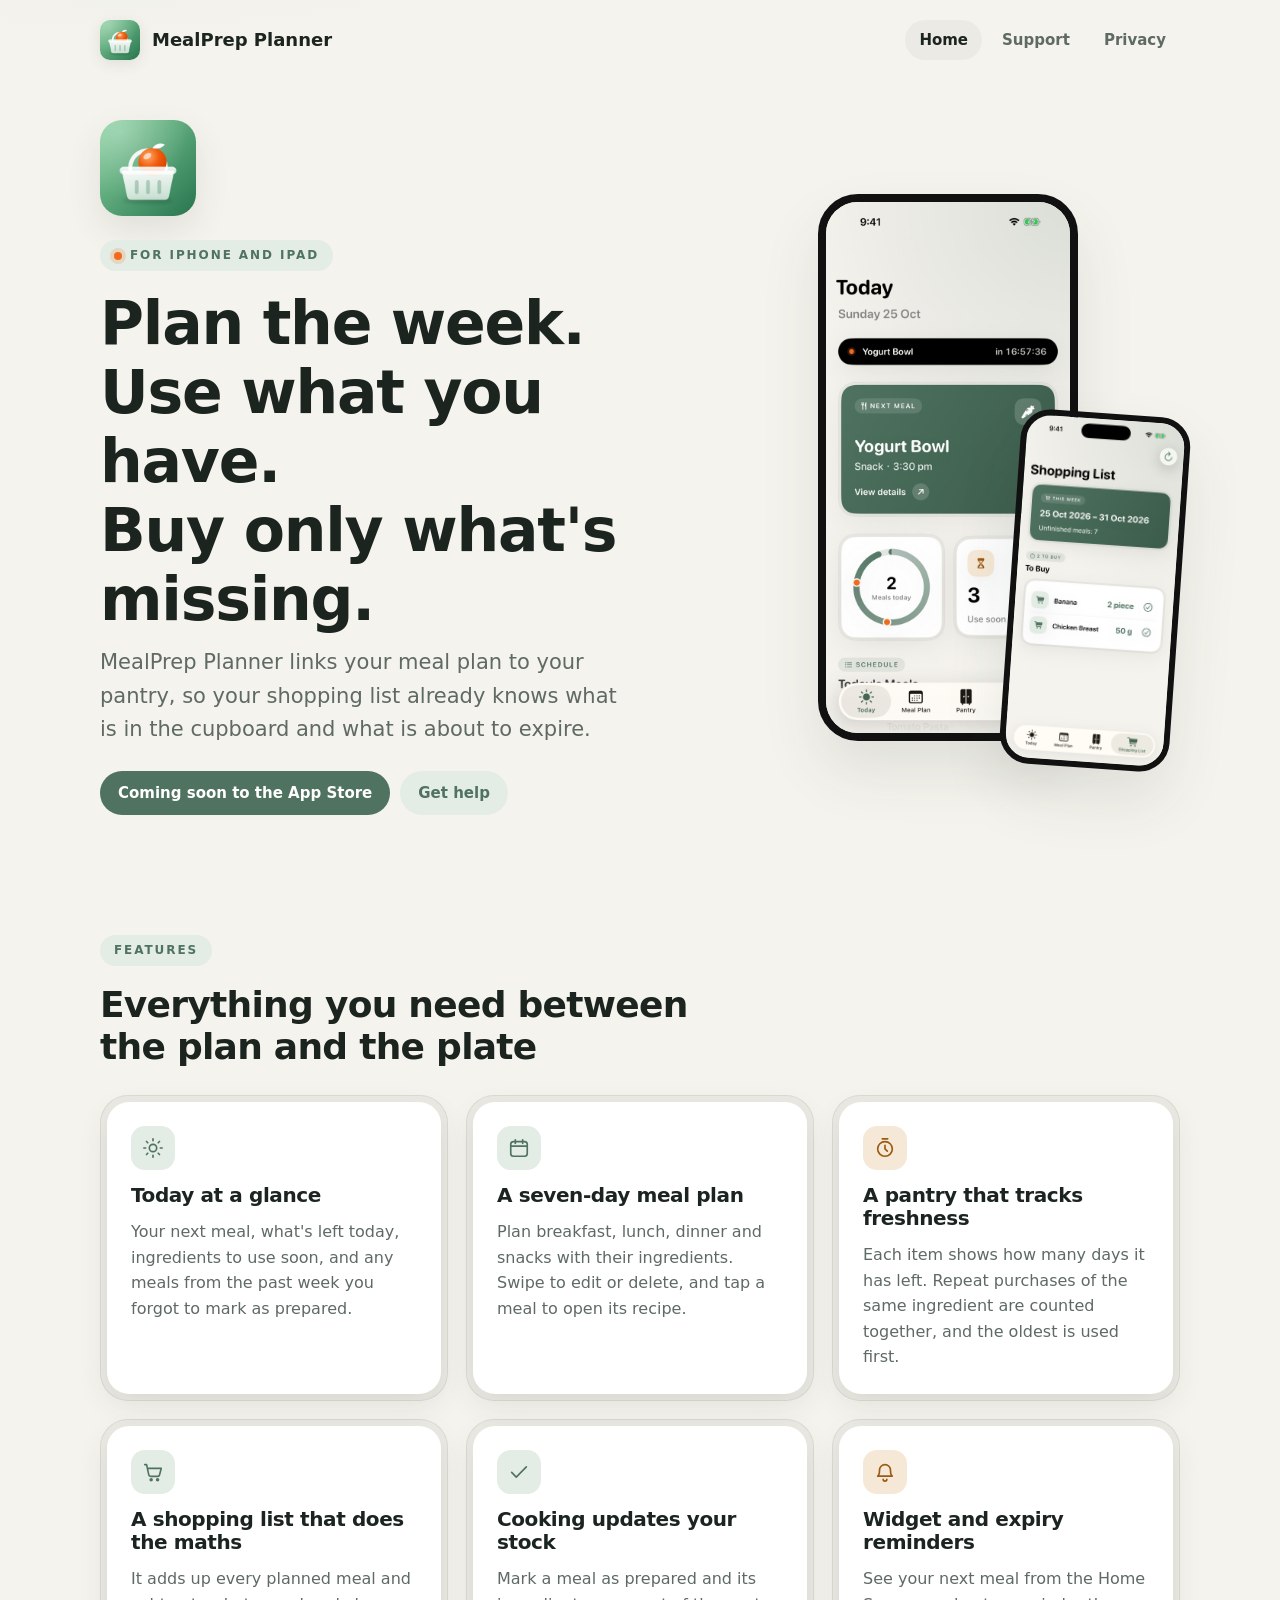
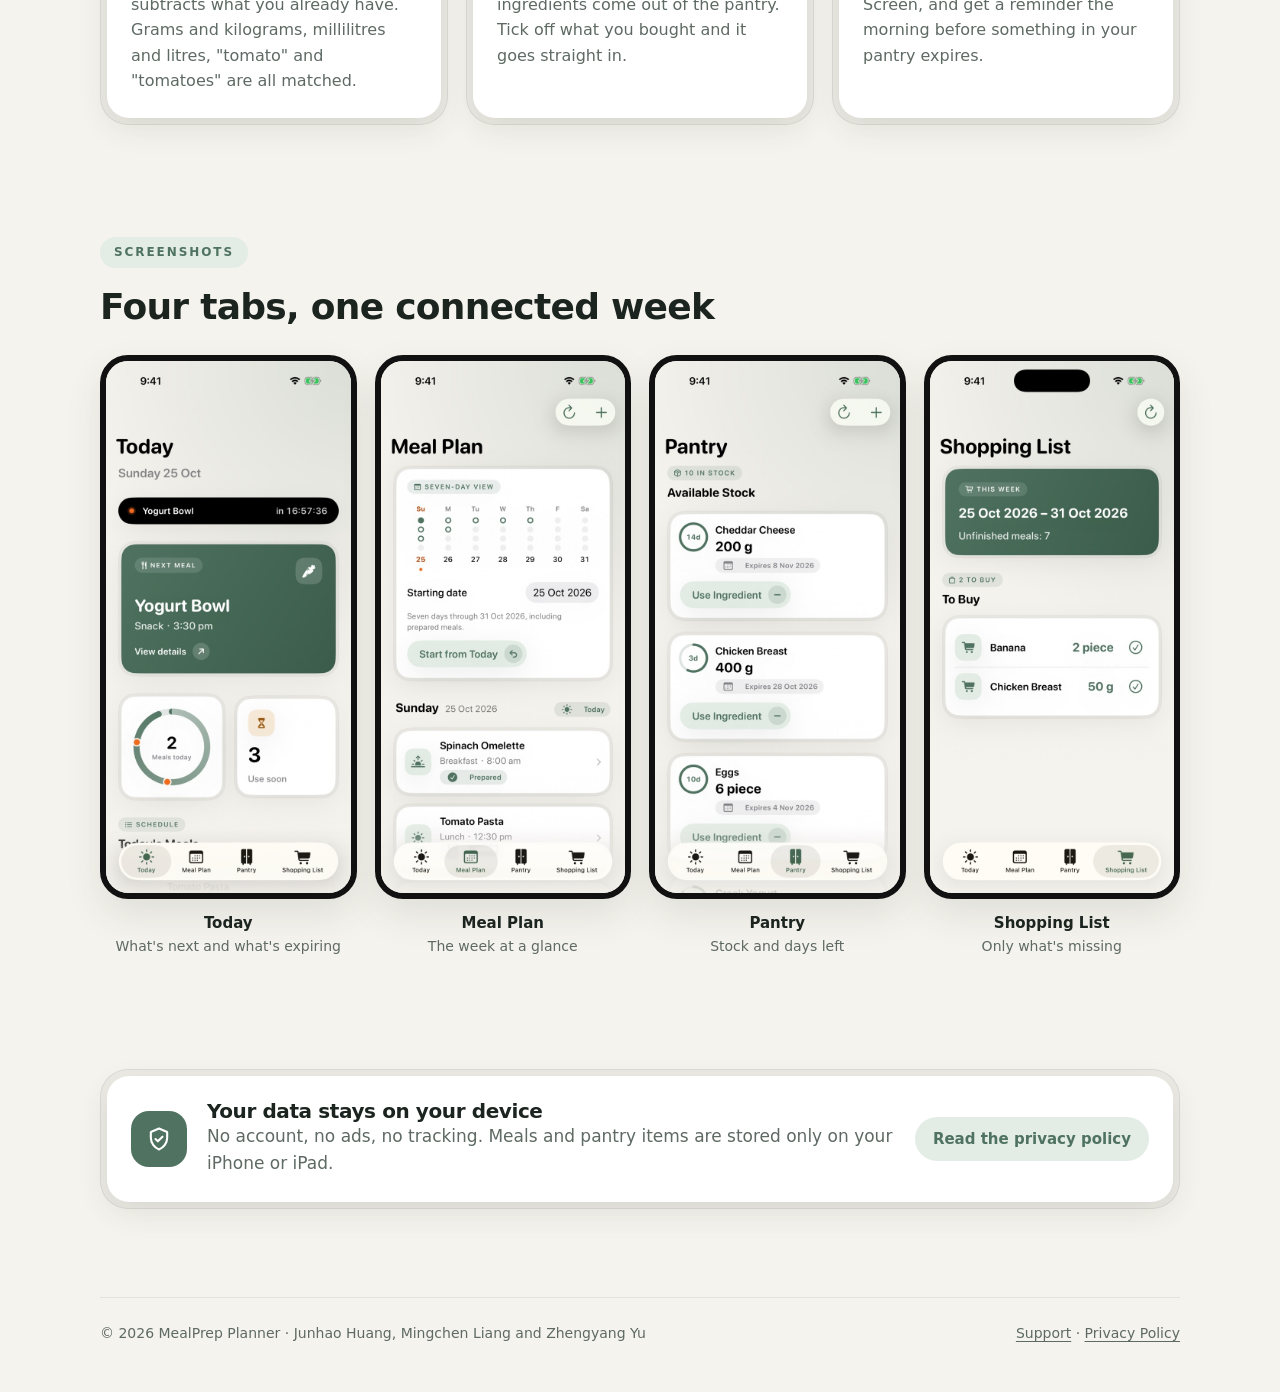
<file: index.html>
<!doctype html>
<html lang="en">
<head>
  <meta charset="utf-8">
  <meta name="viewport" content="width=device-width, initial-scale=1">
  <title>MealPrep Planner</title>
  <meta name="description" content="Plan your week of meals, keep track of what is in your pantry, and buy only what is missing. Everything stays on your iPhone.">
  <link rel="icon" type="image/png" href="assets/favicon.png">
  <link rel="apple-touch-icon" href="assets/apple-touch-icon.png">
  <link rel="stylesheet" href="assets/site.css">
</head>
<body>
  <header class="site-header">
    <div class="wrap">
      <a class="brand" href="./"><img src="assets/icon.png" alt="">MealPrep Planner</a>
      <nav class="nav" aria-label="Site">
        <a href="./" aria-current="page">Home</a>
        <a href="support/">Support</a>
        <a href="privacy/">Privacy</a>
      </nav>
    </div>
  </header>

  <main>
    <div class="wrap hero">
      <div class="reveal">
        <img class="hero-icon" src="assets/icon.png" alt="MealPrep Planner app icon">
        <span class="eyebrow"><span class="dot"></span>For iPhone and iPad</span>
        <h1>Plan the week.<br>Use what you have.<br>Buy only what's missing.</h1>
        <p class="lead">MealPrep Planner links your meal plan to your pantry, so your shopping list already knows what is in the cupboard and what is about to expire.</p>
        <div class="badges">
          <span class="pill primary">Coming soon to the App Store</span>
          <a class="pill soft" href="support/">Get help</a>
        </div>
      </div>
      <div class="hero-shots reveal">
        <img class="phone" src="assets/screen-today.jpg" alt="Today screen showing the next meal, a 24-hour ring of today's meals and ingredients to use soon" width="640" height="1391">
        <img class="phone" src="assets/screen-shopping.jpg" alt="Shopping list showing only the ingredients the pantry cannot cover" width="640" height="1391">
      </div>
    </div>

    <section>
      <div class="wrap">
        <div class="section-head">
          <span class="eyebrow">Features</span>
          <h2>Everything you need between the plan and the plate</h2>
        </div>
        <div class="features">
          <article class="card feature"><div class="plate">
            <div class="icon"><svg viewBox="0 0 24 24" fill="none" stroke="currentColor" stroke-width="1.8" stroke-linecap="round"><circle cx="12" cy="12" r="4"/><path d="M12 2v2M12 20v2M4.9 4.9l1.4 1.4M17.7 17.7l1.4 1.4M2 12h2M20 12h2M4.9 19.1l1.4-1.4M17.7 6.3l1.4-1.4"/></svg></div>
            <h3>Today at a glance</h3>
            <p>Your next meal, what's left today, ingredients to use soon, and any meals from the past week you forgot to mark as prepared.</p>
          </div></article>
          <article class="card feature"><div class="plate">
            <div class="icon"><svg viewBox="0 0 24 24" fill="none" stroke="currentColor" stroke-width="1.8" stroke-linecap="round"><rect x="3" y="5" width="18" height="16" rx="3"/><path d="M3 10h18M8 3v4M16 3v4"/></svg></div>
            <h3>A seven-day meal plan</h3>
            <p>Plan breakfast, lunch, dinner and snacks with their ingredients. Swipe to edit or delete, and tap a meal to open its recipe.</p>
          </div></article>
          <article class="card feature accent"><div class="plate">
            <div class="icon"><svg viewBox="0 0 24 24" fill="none" stroke="currentColor" stroke-width="1.8" stroke-linecap="round"><circle cx="12" cy="13" r="8"/><path d="M12 9v4l2.5 2.5M9 2h6"/></svg></div>
            <h3>A pantry that tracks freshness</h3>
            <p>Each item shows how many days it has left. Repeat purchases of the same ingredient are counted together, and the oldest is used first.</p>
          </div></article>
          <article class="card feature"><div class="plate">
            <div class="icon"><svg viewBox="0 0 24 24" fill="none" stroke="currentColor" stroke-width="1.8" stroke-linecap="round" stroke-linejoin="round"><path d="M3 4h2l2.4 11.2a2 2 0 0 0 2 1.6h7.7a2 2 0 0 0 2-1.5L21 8H6"/><circle cx="10" cy="20.5" r="1"/><circle cx="17" cy="20.5" r="1"/></svg></div>
            <h3>A shopping list that does the maths</h3>
            <p>It adds up every planned meal and subtracts what you already have. Grams and kilograms, millilitres and litres, "tomato" and "tomatoes" are all matched.</p>
          </div></article>
          <article class="card feature"><div class="plate">
            <div class="icon"><svg viewBox="0 0 24 24" fill="none" stroke="currentColor" stroke-width="1.8" stroke-linecap="round" stroke-linejoin="round"><path d="M4 12.5l5 5L20 6.5"/></svg></div>
            <h3>Cooking updates your stock</h3>
            <p>Mark a meal as prepared and its ingredients come out of the pantry. Tick off what you bought and it goes straight in.</p>
          </div></article>
          <article class="card feature accent"><div class="plate">
            <div class="icon"><svg viewBox="0 0 24 24" fill="none" stroke="currentColor" stroke-width="1.8" stroke-linecap="round" stroke-linejoin="round"><path d="M6 10a6 6 0 1 1 12 0c0 5 2 6.5 2 6.5H4S6 15 6 10z"/><path d="M10 20a2 2 0 0 0 4 0"/></svg></div>
            <h3>Widget and expiry reminders</h3>
            <p>See your next meal from the Home Screen, and get a reminder the morning before something in your pantry expires.</p>
          </div></article>
        </div>
      </div>
    </section>

    <section>
      <div class="wrap">
        <div class="section-head">
          <span class="eyebrow">Screenshots</span>
          <h2>Four tabs, one connected week</h2>
        </div>
        <div class="gallery">
          <figure><img src="assets/screen-today.jpg" alt="Today screen" loading="lazy" width="640" height="1391"><figcaption>Today<span>What's next and what's expiring</span></figcaption></figure>
          <figure><img src="assets/screen-plan.jpg" alt="Meal Plan screen with a seven-day dot view" loading="lazy" width="640" height="1391"><figcaption>Meal Plan<span>The week at a glance</span></figcaption></figure>
          <figure><img src="assets/screen-pantry.jpg" alt="Pantry screen with freshness rings" loading="lazy" width="640" height="1391"><figcaption>Pantry<span>Stock and days left</span></figcaption></figure>
          <figure><img src="assets/screen-shopping.jpg" alt="Shopping List screen" loading="lazy" width="640" height="1391"><figcaption>Shopping List<span>Only what's missing</span></figcaption></figure>
        </div>
      </div>
    </section>

    <section>
      <div class="wrap">
        <div class="card privacy-band"><div class="plate">
          <div class="icon"><svg viewBox="0 0 24 24" fill="none" stroke="currentColor" stroke-width="1.8" stroke-linecap="round" stroke-linejoin="round"><path d="M12 3l7 3v5c0 4.5-3 8.5-7 10-4-1.5-7-5.5-7-10V6l7-3z"/><path d="M9 12l2 2 4-4"/></svg></div>
          <div>
            <h3>Your data stays on your device</h3>
            <p class="muted">No account, no ads, no tracking. Meals and pantry items are stored only on your iPhone or iPad.</p>
          </div>
          <a class="pill soft" href="privacy/">Read the privacy policy</a>
        </div></div>
      </div>
    </section>
  </main>

  <footer class="site-footer">
    <div class="wrap">
      <span>© 2026 MealPrep Planner · Junhao Huang, Mingchen Liang and Zhengyang Yu</span>
      <span><a href="support/">Support</a> · <a href="privacy/">Privacy Policy</a></span>
    </div>
  </footer>
</body>
</html>
</file>
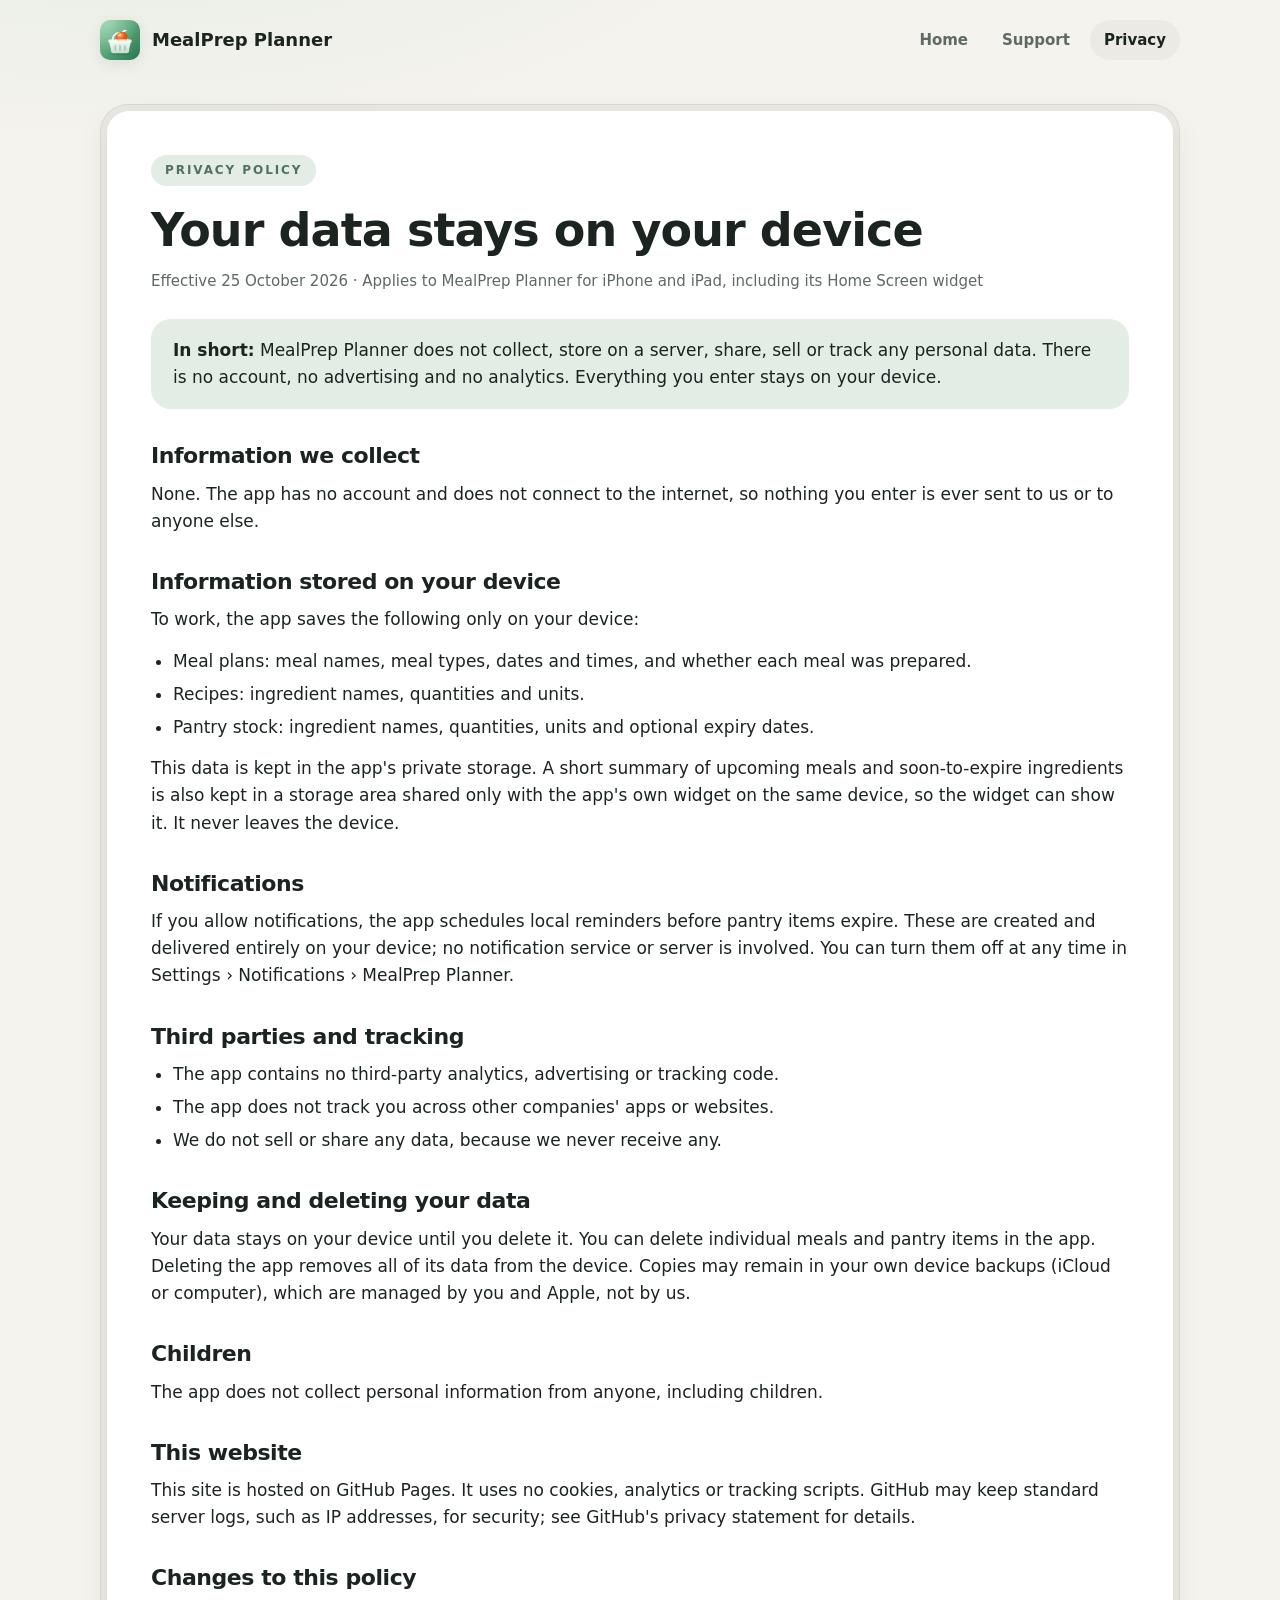
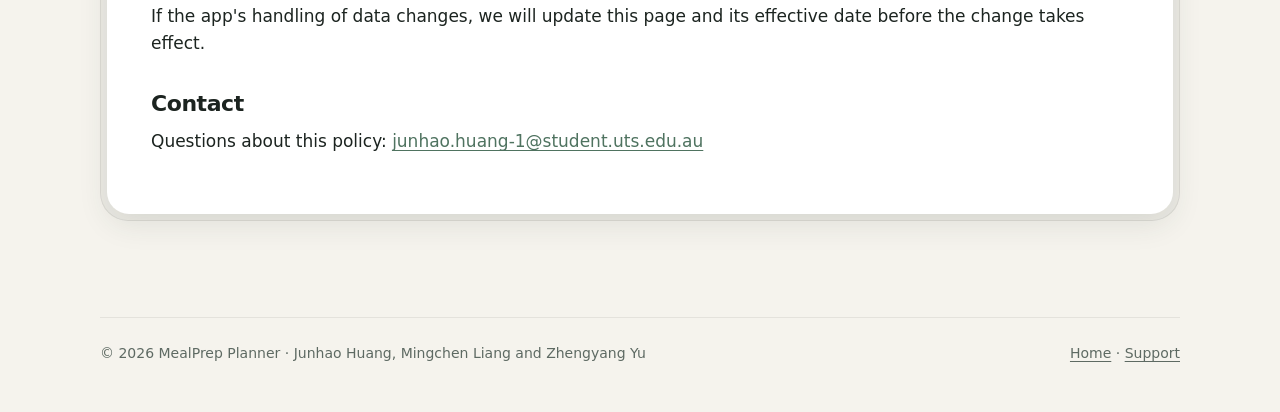
<file: privacy/index.html>
<!doctype html>
<html lang="en">
<head>
  <meta charset="utf-8">
  <meta name="viewport" content="width=device-width, initial-scale=1">
  <title>MealPrep Planner Privacy Policy</title>
  <meta name="description" content="MealPrep Planner does not collect, share or track any personal data. Everything stays on your device.">
  <link rel="icon" type="image/png" href="../assets/favicon.png">
  <link rel="apple-touch-icon" href="../assets/apple-touch-icon.png">
  <link rel="stylesheet" href="../assets/site.css">
</head>
<body>
  <header class="site-header">
    <div class="wrap">
      <a class="brand" href="../"><img src="../assets/icon.png" alt="">MealPrep Planner</a>
      <nav class="nav" aria-label="Site">
        <a href="../">Home</a>
        <a href="../support/">Support</a>
        <a href="./" aria-current="page">Privacy</a>
      </nav>
    </div>
  </header>

  <main class="wrap doc">
    <div class="card"><div class="plate">
      <span class="eyebrow">Privacy Policy</span>
      <h1>Your data stays on your device</h1>
      <p class="meta">Effective 25 October 2026 · Applies to MealPrep Planner for iPhone and iPad, including its Home Screen widget</p>

      <div class="summary">
        <p><strong>In short:</strong> MealPrep Planner does not collect, store on a server, share, sell or track any personal data. There is no account, no advertising and no analytics. Everything you enter stays on your device.</p>
      </div>

      <h2>Information we collect</h2>
      <p>None. The app has no account and does not connect to the internet, so nothing you enter is ever sent to us or to anyone else.</p>

      <h2>Information stored on your device</h2>
      <p>To work, the app saves the following only on your device:</p>
      <ul>
        <li>Meal plans: meal names, meal types, dates and times, and whether each meal was prepared.</li>
        <li>Recipes: ingredient names, quantities and units.</li>
        <li>Pantry stock: ingredient names, quantities, units and optional expiry dates.</li>
      </ul>
      <p>This data is kept in the app's private storage. A short summary of upcoming meals and soon-to-expire ingredients is also kept in a storage area shared only with the app's own widget on the same device, so the widget can show it. It never leaves the device.</p>

      <h2>Notifications</h2>
      <p>If you allow notifications, the app schedules local reminders before pantry items expire. These are created and delivered entirely on your device; no notification service or server is involved. You can turn them off at any time in Settings › Notifications › MealPrep Planner.</p>

      <h2>Third parties and tracking</h2>
      <ul>
        <li>The app contains no third-party analytics, advertising or tracking code.</li>
        <li>The app does not track you across other companies' apps or websites.</li>
        <li>We do not sell or share any data, because we never receive any.</li>
      </ul>

      <h2>Keeping and deleting your data</h2>
      <p>Your data stays on your device until you delete it. You can delete individual meals and pantry items in the app. Deleting the app removes all of its data from the device. Copies may remain in your own device backups (iCloud or computer), which are managed by you and Apple, not by us.</p>

      <h2>Children</h2>
      <p>The app does not collect personal information from anyone, including children.</p>

      <h2>This website</h2>
      <p>This site is hosted on GitHub Pages. It uses no cookies, analytics or tracking scripts. GitHub may keep standard server logs, such as IP addresses, for security; see GitHub's privacy statement for details.</p>

      <h2>Changes to this policy</h2>
      <p>If the app's handling of data changes, we will update this page and its effective date before the change takes effect.</p>

      <h2>Contact</h2>
      <p>Questions about this policy: <a href="mailto:junhao.huang-1@student.uts.edu.au?subject=MealPrep%20Planner%20privacy">junhao.huang-1@student.uts.edu.au</a></p>
    </div></div>
  </main>

  <footer class="site-footer">
    <div class="wrap">
      <span>© 2026 MealPrep Planner · Junhao Huang, Mingchen Liang and Zhengyang Yu</span>
      <span><a href="../">Home</a> · <a href="../support/">Support</a></span>
    </div>
  </footer>
</body>
</html>
</file>
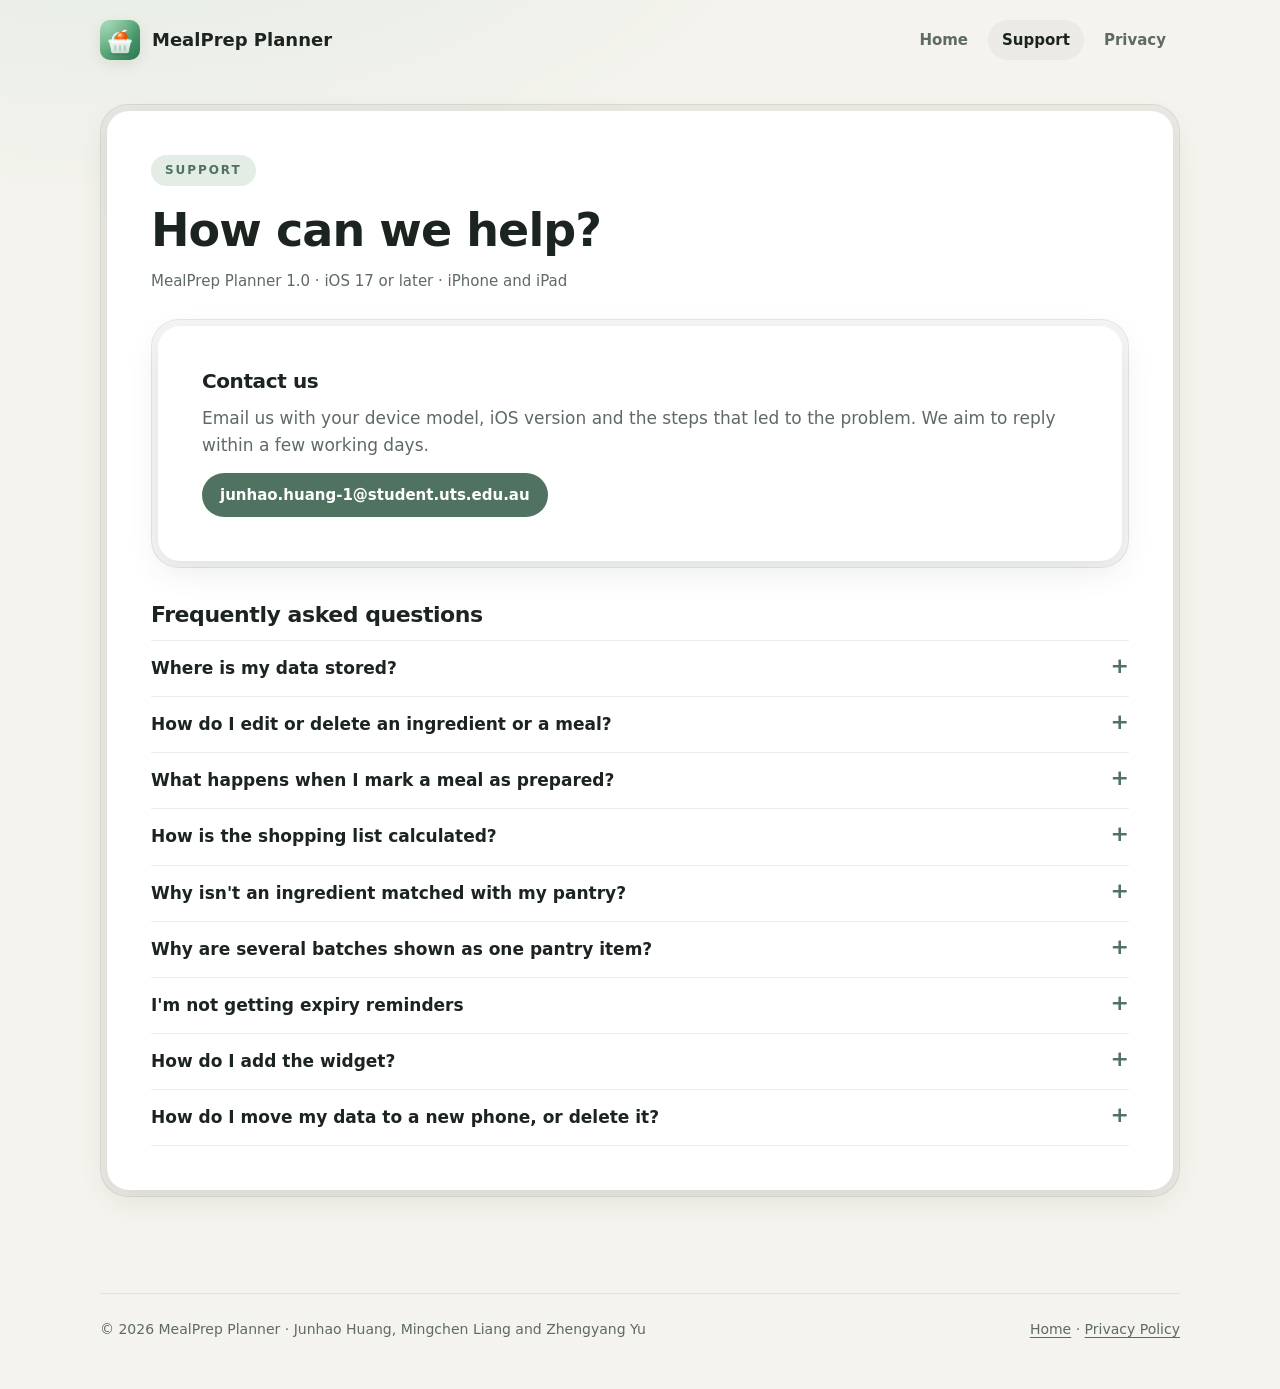
<file: support/index.html>
<!doctype html>
<html lang="en">
<head>
  <meta charset="utf-8">
  <meta name="viewport" content="width=device-width, initial-scale=1">
  <title>MealPrep Planner Support</title>
  <meta name="description" content="Help and answers for MealPrep Planner, and how to contact us.">
  <link rel="icon" type="image/png" href="../assets/favicon.png">
  <link rel="apple-touch-icon" href="../assets/apple-touch-icon.png">
  <link rel="stylesheet" href="../assets/site.css">
</head>
<body>
  <header class="site-header">
    <div class="wrap">
      <a class="brand" href="../"><img src="../assets/icon.png" alt="">MealPrep Planner</a>
      <nav class="nav" aria-label="Site">
        <a href="../">Home</a>
        <a href="./" aria-current="page">Support</a>
        <a href="../privacy/">Privacy</a>
      </nav>
    </div>
  </header>

  <main class="wrap doc">
    <div class="card"><div class="plate">
      <span class="eyebrow">Support</span>
      <h1>How can we help?</h1>
      <p class="meta">MealPrep Planner 1.0 · iOS 17 or later · iPhone and iPad</p>

      <div class="card"><div class="plate contact">
        <div>
          <h3>Contact us</h3>
          <p class="muted">Email us with your device model, iOS version and the steps that led to the problem. We aim to reply within a few working days.</p>
        </div>
        <a class="pill primary" href="mailto:junhao.huang-1@student.uts.edu.au?subject=MealPrep%20Planner%20support">junhao.huang-1@student.uts.edu.au</a>
      </div></div>

      <h2>Frequently asked questions</h2>

      <details>
        <summary>Where is my data stored?</summary>
        <p>Only on your device, inside the app's private storage. MealPrep Planner has no account and no server, and it does not sync between devices. Your data is included in your normal iCloud or computer backup of the device.</p>
      </details>

      <details>
        <summary>How do I edit or delete an ingredient or a meal?</summary>
        <ul>
          <li>Swipe a pantry item or a planned meal to the right to edit it.</li>
          <li>Swipe it to the left to delete it. You will be asked to confirm first.</li>
          <li>You can also delete a meal from its details screen.</li>
        </ul>
        <p>Meals already marked as prepared can't be edited until you mark them as not prepared.</p>
      </details>

      <details>
        <summary>What happens when I mark a meal as prepared?</summary>
        <p>The recipe's ingredients are taken out of your pantry, starting with the stock that expires first. Expired stock is skipped. If the pantry didn't have enough, the app tells you what was missing.</p>
        <p>Made a mistake? Open the meal and tap Mark as Not Prepared. You can choose to add the ingredients back to the pantry or leave the pantry as it is.</p>
      </details>

      <details>
        <summary>How is the shopping list calculated?</summary>
        <p>It adds up the ingredients of every unprepared meal from today to six days ahead, then subtracts the pantry stock that hasn't expired. Only what is still missing is listed.</p>
        <p>After shopping, tap the check mark next to an item to add it to your pantry. It then disappears from the list.</p>
      </details>

      <details>
        <summary>Why isn't an ingredient matched with my pantry?</summary>
        <p>Names are matched without regard to capital letters, spaces or simple plurals, so "Tomato" and "tomatoes" are the same. Units are converted within the same kind:</p>
        <ul>
          <li>Weight: mg, g, kg, oz, lb</li>
          <li>Volume: ml, cl, dl, l, tsp, tbsp, cup</li>
          <li>Count: piece, pcs, count, each, item</li>
        </ul>
        <p>Other units, such as "bag" or "can", only match the same unit. Use the same unit in the recipe and the pantry for these.</p>
      </details>

      <details>
        <summary>Why are several batches shown as one pantry item?</summary>
        <p>Batches of the same ingredient are combined into one item with a total, and each batch's amount and expiry date is listed underneath. When you use some, the batch that expires first is used first. To change a single batch, swipe right and choose which batch to edit.</p>
      </details>

      <details>
        <summary>I'm not getting expiry reminders</summary>
        <p>Reminders are sent at 9:00 the day before an item expires, or on the day itself if that time has already passed. They only apply to items with an expiry date.</p>
        <p>If you declined notifications, turn them on in Settings › Notifications › MealPrep Planner.</p>
      </details>

      <details>
        <summary>How do I add the widget?</summary>
        <p>Touch and hold an empty area of the Home Screen, tap Edit › Add Widget, search for MealPrep Planner and choose a size. The widget shows your next meal and how many ingredients to use soon.</p>
      </details>

      <details>
        <summary>How do I move my data to a new phone, or delete it?</summary>
        <p>Restore the new device from a backup of the old one, and your meals and pantry come with it. Deleting the app removes all of its data from the device.</p>
      </details>
    </div></div>
  </main>

  <footer class="site-footer">
    <div class="wrap">
      <span>© 2026 MealPrep Planner · Junhao Huang, Mingchen Liang and Zhengyang Yu</span>
      <span><a href="../">Home</a> · <a href="../privacy/">Privacy Policy</a></span>
    </div>
  </footer>
</body>
</html>
</file>
<file: assets/site.css>
:root {
  --sage: #4F7360;
  --sage-deep: #3B5C4A;
  --on-sage: #FFFFFF;
  --sage-soft: #E3ECE5;
  --canvas: #F5F3ED;
  --surface: #FFFFFF;
  --shell: rgba(0, 0, 0, 0.035);
  --hairline: rgba(0, 0, 0, 0.07);
  --text: #1C2420;
  --muted: #5E6A63;
  --amber: #9A5A12;
  --amber-soft: #F6E8D6;
  --ember: #F26B1D;
  --shadow: rgba(42, 58, 48, 0.10);
  --radius: 28px;
  --font: ui-rounded, "SF Pro Rounded", -apple-system, BlinkMacSystemFont, "Segoe UI", system-ui, sans-serif;
  color-scheme: light dark;
}

@media (prefers-color-scheme: dark) {
  :root {
    --sage: #9CC3A6;
    --sage-deep: #7FAE8D;
    --on-sage: #0F2318;
    --sage-soft: #22322A;
    --canvas: #0E1210;
    --surface: #1A1F1C;
    --shell: rgba(255, 255, 255, 0.05);
    --hairline: rgba(255, 255, 255, 0.09);
    --text: #EEF2EF;
    --muted: #A3ADA7;
    --amber: #F2B266;
    --amber-soft: #3A2B17;
    --ember: #FF8A3D;
    --shadow: rgba(0, 0, 0, 0.35);
  }
}

* { box-sizing: border-box; }

html { -webkit-text-size-adjust: 100%; }

body {
  margin: 0;
  background:
    radial-gradient(1200px 600px at 10% -10%, var(--sage-soft), transparent 60%),
    var(--canvas);
  color: var(--text);
  font-family: var(--font);
  font-size: 17px;
  line-height: 1.6;
}

a { color: var(--sage); text-underline-offset: 3px; }
a:hover { color: var(--sage-deep); }

.wrap { width: min(1080px, 100% - 32px); margin-inline: auto; }

/* Header */
.site-header { padding: 20px 0; }
.site-header .wrap { display: flex; align-items: center; justify-content: space-between; gap: 16px; flex-wrap: wrap; }
.brand { display: flex; align-items: center; gap: 12px; color: var(--text); text-decoration: none; font-weight: 700; font-size: 18px; }
.brand img { width: 40px; height: 40px; border-radius: 10px; box-shadow: 0 4px 14px var(--shadow); }
.nav { display: flex; gap: 6px; flex-wrap: wrap; }
.nav a { color: var(--muted); text-decoration: none; font-weight: 600; font-size: 15px; padding: 8px 14px; border-radius: 999px; }
.nav a:hover, .nav a[aria-current="page"] { background: var(--shell); color: var(--text); }

/* Type */
h1, h2, h3 { line-height: 1.15; letter-spacing: -0.02em; margin: 0 0 12px; }
h1 { font-size: clamp(36px, 6vw, 60px); }
h2 { font-size: clamp(26px, 4vw, 36px); }
h3 { font-size: 20px; }
p { margin: 0 0 14px; }
.lead { font-size: clamp(18px, 2.4vw, 21px); color: var(--muted); max-width: 40ch; }
.muted { color: var(--muted); }

.eyebrow {
  display: inline-flex; align-items: center; gap: 8px;
  padding: 6px 14px; border-radius: 999px;
  background: var(--sage-soft); color: var(--sage);
  font-size: 12px; font-weight: 700; letter-spacing: 0.16em; text-transform: uppercase;
  margin-bottom: 18px;
}
.eyebrow .dot { width: 8px; height: 8px; border-radius: 50%; background: var(--ember); box-shadow: 0 0 0 4px rgba(242, 107, 29, 0.18); }

/* Cards: an outer tray holding the content plate, like the app */
.card { background: var(--shell); border: 1px solid var(--hairline); border-radius: var(--radius); padding: 6px; }
.card > .plate { background: var(--surface); border-radius: calc(var(--radius) - 6px); padding: 24px; height: 100%; box-shadow: 0 10px 30px var(--shadow); }

/* Hero */
.hero { padding: 40px 0 64px; display: grid; grid-template-columns: 1.1fr 0.9fr; gap: 48px; align-items: center; }
.hero-icon { display: block; width: 96px; height: 96px; border-radius: 22px; box-shadow: 0 14px 34px var(--shadow); margin-bottom: 24px; }
.badges { display: flex; gap: 10px; flex-wrap: wrap; margin-top: 24px; }
.pill { display: inline-flex; align-items: center; gap: 8px; padding: 10px 18px; border-radius: 999px; font-weight: 700; font-size: 15px; text-decoration: none; }
.pill.primary { background: var(--sage); color: var(--on-sage); }
.pill.primary:hover { background: var(--sage-deep); color: var(--on-sage); }
.pill.soft { background: var(--sage-soft); color: var(--sage); }
.hero-shots { position: relative; display: flex; justify-content: center; }
.phone { width: min(260px, 62vw); height: auto; border-radius: 40px; border: 8px solid #111; box-shadow: 0 30px 60px var(--shadow); background: #111; display: block; }
.phone + .phone { position: absolute; right: 0; bottom: -28px; width: min(170px, 40vw); border-width: 6px; border-radius: 30px; transform: rotate(4deg); }

/* Sections */
section { padding: 56px 0; }
.section-head { max-width: 640px; margin-bottom: 28px; }

.features { display: grid; grid-template-columns: repeat(3, 1fr); gap: 18px; }
.feature .icon {
  width: 44px; height: 44px; border-radius: 14px; display: grid; place-items: center;
  background: var(--sage-soft); color: var(--sage); margin-bottom: 14px;
}
.feature .icon svg { width: 22px; height: 22px; }
.feature.accent .icon { background: var(--amber-soft); color: var(--amber); }
.feature p { color: var(--muted); margin: 0; font-size: 16px; }

.gallery { display: grid; grid-template-columns: repeat(4, 1fr); gap: 18px; }
.gallery figure { margin: 0; text-align: center; }
.gallery img { width: 100%; height: auto; border-radius: 28px; border: 6px solid #111; background: #111; box-shadow: 0 16px 36px var(--shadow); display: block; }
.gallery figcaption { margin-top: 12px; font-weight: 700; font-size: 15px; }
.gallery figcaption span { display: block; font-weight: 500; color: var(--muted); font-size: 14px; }

.privacy-band .plate { display: grid; grid-template-columns: auto 1fr auto; gap: 20px; align-items: center; }
.privacy-band .icon { width: 56px; height: 56px; border-radius: 18px; display: grid; place-items: center; background: var(--sage); color: var(--on-sage); }
.privacy-band .icon svg { width: 28px; height: 28px; }
.privacy-band h3, .privacy-band p { margin: 0; }

/* Document pages */
.doc { padding: 24px 0 64px; }
.doc .plate { padding: clamp(24px, 4vw, 44px); }
.doc h1 { font-size: clamp(32px, 5vw, 46px); }
.doc h2 { font-size: 22px; margin-top: 34px; }
.doc ul { padding-left: 22px; margin: 0 0 14px; }
.doc li { margin-bottom: 6px; }
.meta { color: var(--muted); font-size: 15px; margin-bottom: 26px; }
.summary { background: var(--sage-soft); border-radius: 20px; padding: 18px 22px; margin: 0 0 8px; }
.summary p:last-child { margin: 0; }

.contact { display: flex; flex-wrap: wrap; gap: 14px; align-items: center; justify-content: space-between; }
.contact p { margin: 0; }

details { border-top: 1px solid var(--hairline); padding: 14px 0; }
details:last-of-type { border-bottom: 1px solid var(--hairline); }
summary { cursor: pointer; font-weight: 700; list-style: none; display: flex; justify-content: space-between; gap: 16px; }
summary::-webkit-details-marker { display: none; }
summary::after { content: "+"; color: var(--sage); font-size: 22px; line-height: 1; transition: transform 0.25s cubic-bezier(0.32, 0.72, 0, 1); }
details[open] summary::after { transform: rotate(45deg); }
details p, details ul { margin: 10px 0 0; color: var(--muted); }

/* Footer */
.site-footer { padding: 32px 0 48px; color: var(--muted); font-size: 14px; }
.site-footer .wrap { display: flex; justify-content: space-between; gap: 16px; flex-wrap: wrap; border-top: 1px solid var(--hairline); padding-top: 24px; }
.site-footer a { color: var(--muted); }

@media (max-width: 860px) {
  .hero { grid-template-columns: 1fr; gap: 56px; padding-top: 16px; }
  .features { grid-template-columns: 1fr 1fr; }
  .gallery { grid-template-columns: 1fr 1fr; }
  .privacy-band .plate { grid-template-columns: 1fr; }
}

@media (max-width: 560px) {
  .features { grid-template-columns: 1fr; }
  .phone + .phone { right: 0; }
}

@media (prefers-reduced-motion: no-preference) {
  .reveal { animation: rise 0.8s cubic-bezier(0.32, 0.72, 0, 1) both; }
  @keyframes rise { from { opacity: 0; transform: translateY(16px); } to { opacity: 1; transform: none; } }
}
</file>
